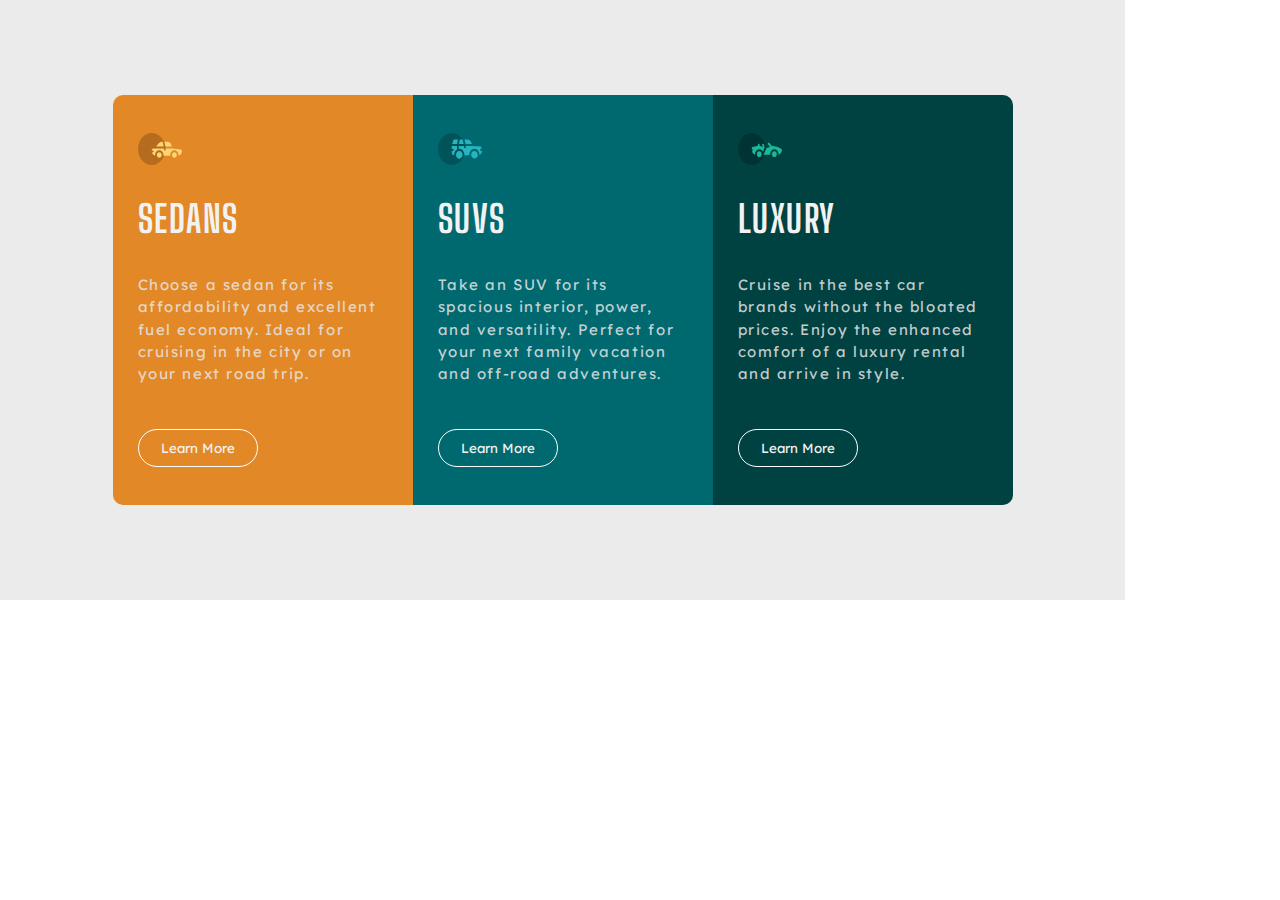
<file: design/index.html>
<!DOCTYPE html>
<html lang="en">
<head>
    <meta charset="UTF-8">
    <meta http-equiv="X-UA-Compatible" content="IE=edge">
    <meta name="viewport" content="width=device-width, initial-scale=1.0">
    <title>3-column</title>
    <link rel="stylesheet" href="styles/style.css">
</head>
<body>

    <div class="cards">
        <div class="card-container">
                <div class="content card-1">
                    <img src="./images/icon-sedans.svg" alt="" class="">
                    <h2>Sedans</h2>
                    <p> Choose a sedan for its affordability and excellent fuel economy. Ideal for cruising in the city 
                        or on your next road trip.</p>
                    <button type="button" class="b1">Learn More</button>
                </div>
                <div class="content card-2">
                    <img src="./images/icon-suvs.svg" alt="" class="">
                    <h2>SUVs</h2>
                    <p> Take an SUV for its spacious interior, power, and versatility. Perfect for your next family vacation 
                        and off-road adventures.</p>
                    <button type="button" class="b2">Learn More</button>
                </div>
                <div class="content card-3">
                    <img src="./images/icon-luxury.svg" alt="" class="">
                    <h2>Luxury</h2>
                    <p> Cruise in the best car brands without the bloated prices. Enjoy the enhanced comfort of a luxury 
                        rental and arrive in style.</p>
                    <button type="button" class="b3"> Learn More</button>
                
            </div>
        </div>
    </div>

</body>
</html>
</file>
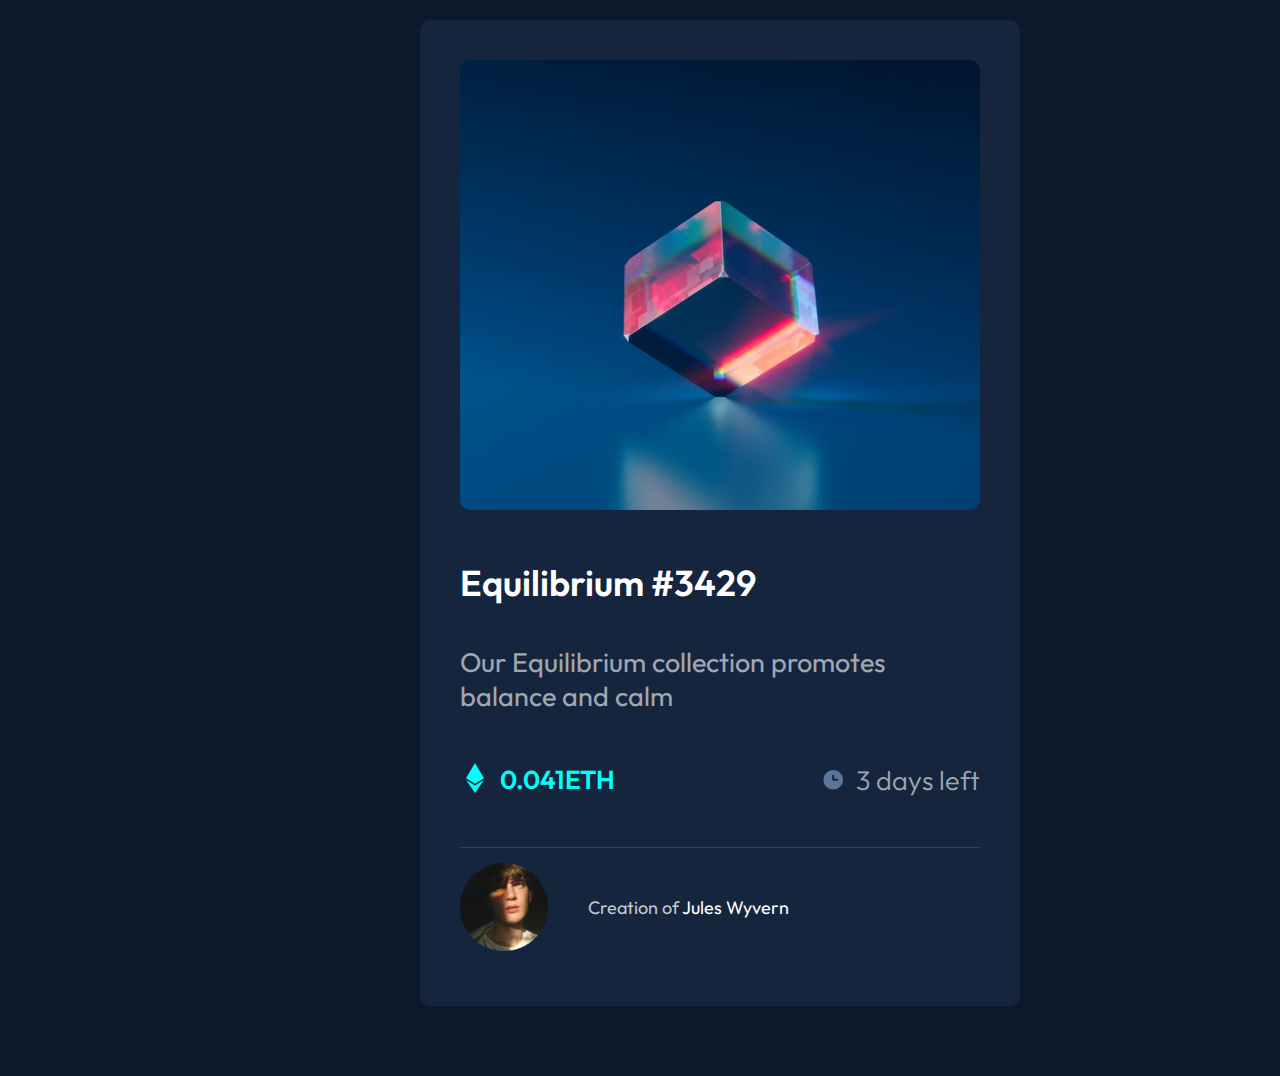
<file: nft-preview-card-component-main/index.html>
<!DOCTYPE html>
<html lang="en">
<head>
    <meta charset="UTF-8">
    <meta http-equiv="X-UA-Compatible" content="IE=edge">
    <meta name="viewport" content="width=device-width, initial-scale=1.0">
    <title>Nft-preview</title>
    <link rel="stylesheet" href="./styles/style.css">
</head>
<body>
    <div class="content">
        <a href="#" class="hover"> <img class="i1" src="./images/image-equilibrium.jpg" alt="ccc" >
        <img class="i2" src="./images/icon-view.svg" alt="ccc"></a>
        <a href="#" class="hover2"><h2  >Equilibrium #3429</h2></a>
        <p> Our Equilibrium collection promotes balance and calm </p>
        <div class="a1">
            <span id="eth">0.041ETH</span>
            <span id="day">3 days left</span>
        </div>
        <div class="a2">
            <img src="./images/image-avatar.png" alt="xxx">
            <span>Creation of <a href="#" id="name">Jules Wyvern </a></span>
        </div>
    </div>


    
</body>
</html>
</file>
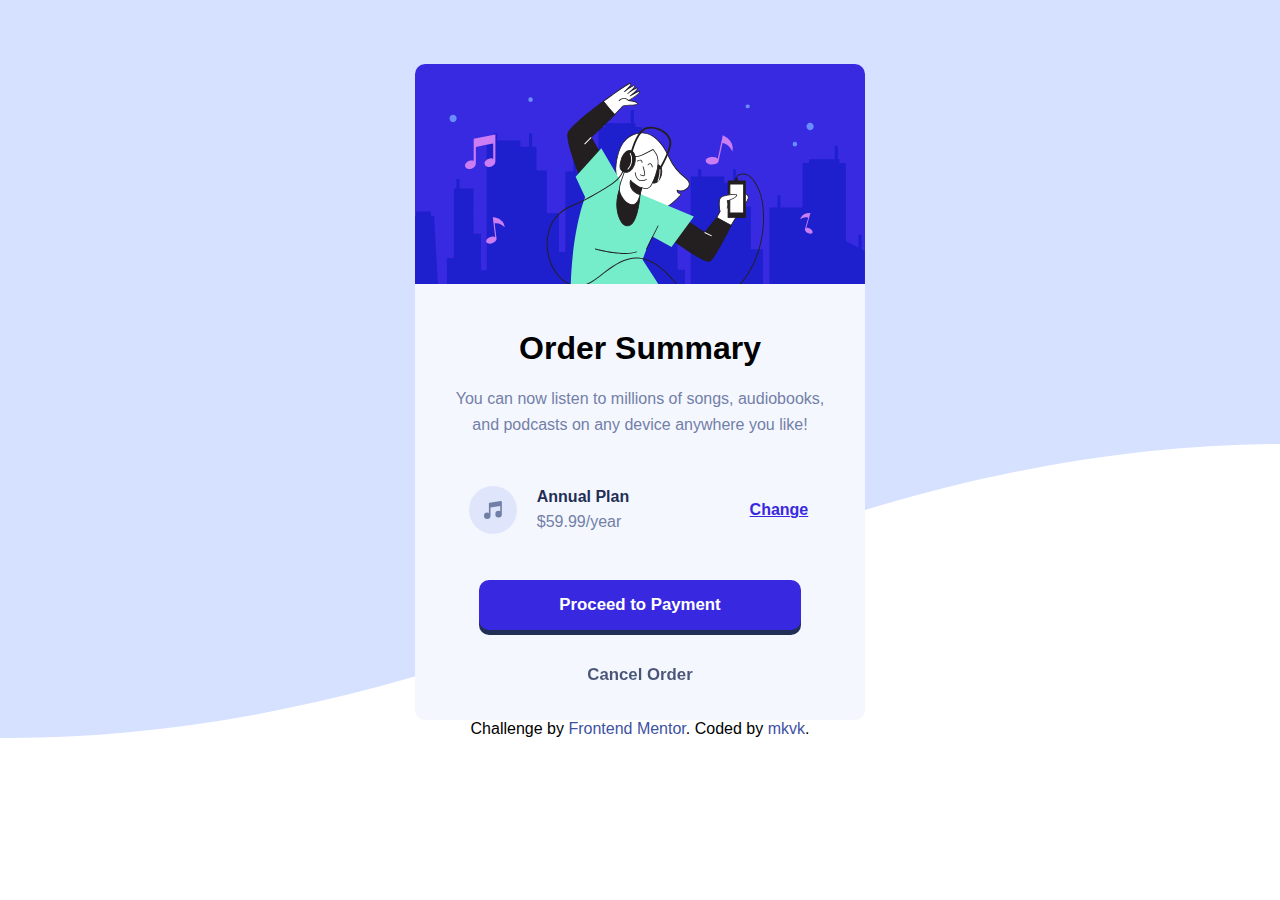
<file: order-summary-component-main/index.html>
<!DOCTYPE html>
<html lang="en">

<head>
  <meta charset="UTF-8">
  <meta name="viewport" content="width=device-width, initial-scale=1.0">
  <!-- displays site properly based on user's device -->

  <link rel="icon" type="image/png" sizes="32x32" href="./images/favicon-32x32.png">

  <title>Frontend Mentor | Order summary card</title>

  <link rel="stylesheet" href="/styles/style.css">
  <style>
    .attribution {
      font-size: 11px;
      text-align: center;
    }

    .attribution a {
      color: hsl(228, 45%, 44%);
    }
  </style>
</head>

<body>
  <div class="main">
    <img class="man" src="./images/illustration-hero.svg" alt="happy-man">
    <h2>Order Summary</h2>

    <p>You can now listen to millions of songs, audiobooks, and podcasts on any
      device anywhere you like!
    </p>
    <div class="block">
      <img src="./images/icon-music.svg" alt="">
      <div class="price">
        <span class="plan">Annual Plan</span>
        <span class="p">$59.99/year</span>
      </div>

      <a href="#">Change</a>
    </div>

    <button class="btn-one" type="submit">Proceed to Payment</button>
    <button class="btn-two" type="submit">Cancel Order</button>
  </div>



  <div class="attribution" style="font-size: 1rem;">
    Challenge by <a href="https://www.frontendmentor.io?ref=challenge" target="_blank">Frontend Mentor</a>.
    Coded by <a href="#">mkvk</a>.
  </div>
</body>

</html>
</file>
<file: design/styles/style.css>
@import url('https://fonts.googleapis.com/css2?family=Big+Shoulders+Display:wght@700&family=Lexend+Deca&display=swap');


:root{
    --orange: hsl(31, 77%, 52%);
    --cyan: hsl(184, 100%, 22%);
    --dark-cyan: hsl(179, 100%, 13%);
}
* , *::before , *::after{
    margin: 0;
}
body{
    box-sizing: border-box;
    letter-spacing: .1em;
    line-height: 1.4em;
}

.cards{
    font-size:15px;
    width: 1125px;
    height: 600px;
    background-color: hsla(0, 0%, 80%, 0.4);
    display:grid;
    align-items: center;

}
.card-container{
    display:grid;
    align-items: center;
    grid-template-columns: repeat(3, 1fr);
    grid-template-rows: 1fr;
    width: 900px;
    height: 450px;
    margin:0 auto;
}
.card-1{
    background-color: var(--orange);
    border-top-left-radius: 10px ;
    border-bottom-left-radius: 10px ;
}
.card-2{
    background-color: var(--cyan);
}
.card-3{
    background-color: var(--dark-cyan);
    border-top-right-radius: 10px ;
    border-bottom-right-radius: 10px ;
}
.content{
    height: 80%;
    display:flex;
    flex-direction: column;
    justify-content: space-evenly;
    gap: 30px;
    padding: 25px;
}
.content img{
    width: 44px;
    height: 32px;
}
.content h2{
    text-transform: uppercase;
    color: hsl(0, 0%, 95%);
    font-family: 'Big Shoulders Display', cursive;
    font-weight: 700;
    font-size: 2.5em;
}
.content p{
    color: hsla(0, 0%, 90%, 0.856);
    font-family: 'Lexend Deca', sans-serif;
    font-weight: 400;
    
}
button{
    width: 120px;
    color: hsl(0, 0%, 95%);
    font-family: 'Lexend Deca', sans-serif;
    font-weight: 400;
    background-color: transparent;
    border: 1px solid #fff;
    border-radius: 20px;
    padding: 10px;
}
.b1:hover{
    cursor: pointer;
    background-color: #fff;
    color: var(--orange);
}
.b2:hover{
    cursor: pointer;
    background-color: #fff;
    color: var(--cyan);
}
.b3:hover{
    cursor: pointer;
    background-color: #fff;
    color: var(--dark-cyan);
}

@media (max-width:375px){
    
    .cards{
        width: 100vw;
        height: 100vh;
    }
    .card-container{
        width:  100vw;
        height: 100vh;
        display: grid;
        grid-template-columns: 1fr;
    }

    .content{
        width:  100vw;
        height: 100vh;
        margin:auto;
        border-radius: 0;
        display: flex;
        flex-flow:column;
        flex-wrap: nowrap;
        justify-content: space-evenly;
        row-gap: 30px;
        padding: 0px 35px 0px 25px;
        box-sizing: border-box;
        overflow-y: auto;
        scroll-snap-type: y mandatory ;
        scroll-snap-align: start;
    }
    
}
</file>
<file: nft-preview-card-component-main/styles/style.css>
@import url('https://fonts.googleapis.com/css2?family=Big+Shoulders+Display:wght@700&family=Outfit:wght@300;400;600&display=swap');


:root{
    --primary-blue: hsl(215, 51%, 70%);
    --Cyan: hsl(178, 100%, 50%);
}
* , *::after , *::before{
    margin: 0;
    padding: 0;
    box-sizing: border-box;
    text-decoration: none
}
body{
    font-family: 'Outfit', sans-serif;
    width: 1440px;
    height: 1056px;
    font-size: 18px;
    background-color: hsl(217, 54%, 11%);
}
.content{
    background-color: hsl(216, 50%, 16%);
    width: 600px;
    padding: 40px;
    border-radius: 10px;
    display: flex;
    flex-flow: column nowrap;
    margin: 0 auto;
    margin-top: 20px;
    box-shadow: 10px px 0px 20px rgba(8, 17, 29, 0.878) ,  
    0px 10px 0px 20px rgba(8, 17, 29, 0.878), 
    -10px 0px 0px 20px rgba(8, 17, 29, 0.878), 
    0px -10px 0px 20px rgba(8, 17, 29, 0.878);
}
.hover{
    width: 100%;
    height: 450px;
    border-radius: 10px;
    margin-bottom: 10px;
    position: relative;
}
.hover img{ 
    border-radius: 10px;
}
.i1{
    width: 100%;
    height:100%;
    position: absolute;
    top: 50%;
    left: 50%;
    transform: translate(-50% , -50%);
}
.i2{
    width: 100px;
    height: 100px;
    position: absolute;
    top: 50%;
    left: 50%;
    transform: translate(-50% , -50%);
    visibility: hidden;
}
h2{
    font-weight: 600;
    color: #fff;
    font-size: 2em;
    margin: 40px 0px;
}
p{
    font-weight: 400;
    color: #fff;
    font-size: 1.5em;
    opacity: .6;
    margin-bottom: 40px;
}
.a1{
    display:inline-flex;
    margin-bottom: 40px;
    margin-top: 10px;
}
.a1 #eth{
    color: var(--Cyan);
    font-size: 26px;
    font-weight: 600;
    
}
.a1 #eth::before{
    content:'' ;
    width: 30px;
    height: 30px;
    display: inline-block;
    background-image: url(../images/icon-ethereum.svg) ;
    background-repeat: no-repeat;
    background-position: center;
    background-size: contain;
    margin-right: 10px;
    vertical-align: -4px;
}
.a1 #day{
    color: #fff;
    font-size: 1.5em;
    font-weight: 300;
    opacity: .6;
    margin-left: auto;
}
.a1 #day::before{
    content:'' ;
    width: 25px;
    height: 25px;
    display: inline-block;
    background-image: url(../images/icon-clock.svg) ;
    background-repeat: no-repeat;
    background-position: center;
    background-size: contain;
    margin-right: 10px;
    vertical-align: -2px;
}
.a2{
    display:inline-flex;
    padding: 15px 0px;
    border-top: 1px solid hsl(215, 32%, 27%) ;
    margin-top: 10px;
}
.a2 img{
    width: 88px;
}
.a2 span{
    align-self: center;
    margin-left: 40px;
    font: size 1.5em;
    color: rgba(255, 255, 255, 0.76);
}
.a2 span a[href]{
    color: #fff;
    font: size 1.5em;;
    opacity: 1 ;
}
#name:hover , h2:hover{
    cursor: crosshair;
    color: var(--Cyan);
} 

/* ı cant do cyan background when ı'm hovering on img with mouse */

a:hover .i1{
    cursor: crosshair;
    opacity: .3;
    /* stroke-opacity: var(--Cyan);
    fill-opacity: var(--Cyan);
    flood-opacity: var(--Cyan); */
    background: var(--Cyan) url(./images/image-equilibrium.jpg) no-repeat fixed center;
}
a:hover .i2{
    visibility: visible;
}

@media (max-width:375px) {
    *{
        max-width: 375px;
        font-size: 12px;
    }
    
    body{
        height: 670px;
    }
    .content + a , .i1 {
        height: 350px;
    }
    h2{
        
        margin: 10px 0;
    }
    p{
        margin-top: 20px;
        line-height: 1.5em;
    }
}
</file>
<file: styles/style.css>
:root {
  --pale-blue: hsl(225, 100%, 94%);
  --bright-blue: hsl(245, 75%, 52%);
  --Very-pale-blue: hsl(225, 100%, 98%);
  --desaturated-blue: hsl(224, 23%, 55%);
  --dark-blue: hsl(223, 47%, 23%);
}
@import url("https://fonts.googleapis.com/css2?family=Red+Hat+Display:wght@500;700;900&display=swap");

*,
*::before,
*::after {
  margin: 0;
  box-sizing: border-box;
  appearance: none;
  list-style: none;
  border: none;
  text-decoration: none;
  background-color: transparent;
  color: black;
}
body {
  font-family: "Red Hat Display", sans-serif;
  width: 100%;
  height: fit-content;
  background-image: url(../order-summary-component-main/images/pattern-background-desktop.svg);
  background-repeat: no-repeat;
  background-position: center;
  background-size: cover;
}
.main {
  max-width: 450px;
  background-color: var(--Very-pale-blue);
  border-radius: 10px;
  margin: 0 auto;
  margin-top: 4rem;
  display: grid;
  grid-template-columns: minmax(275px, 1fr);
  justify-items: center;
}
.man {
  max-width: max-content;
  border-radius: 10px 10px 0 0;
  margin-bottom: 3rem;
}
h2 {
  font-size: 2rem;
  font-weight: 700;
  line-height: 2rem;
  margin-bottom: 1.4rem;
}
p {
  font-size: 1rem;
  font-size: 700;
  line-height: 1.6rem;
  color: var(--desaturated-blue);
  max-width: 85%;
  text-align: center;
}
.block {
  width: 85%;
  height: 80px;
  background-color: var(--Very-pale-blue);
  border-radius: 10px;
  margin-top: 2rem;
  font-size: 1rem;
  display: inline-flex;
  flex-wrap: nowrap;
  align-items: center;
}
.block img {
  margin-left: 20px;
}
.price {
  width: 100px;
  margin-left: 20px;
}
.price .plan {
  display: inline-block;
  margin-bottom: 7px;
  color: var(--dark-blue);
  /*   opacity: 0.5; */
  font-weight: 700;
}
.price .p {
  color: var(--desaturated-blue);

  font-weight: 500;
}
.block a {
  margin-left: auto;
  text-decoration: underline;
  text-decoration-thickness: 1px;
  color: var(--bright-blue);
  font-weight: 700;
  margin-right: 23px;
}
.block a:hover {
  opacity: 0.7;
}
button {
  margin-top: 30px;
}
button:last-child {
  margin-top: 20px;
  margin-bottom: 20px;
}
.btn-one {
  background-color: var(--bright-blue);
  padding: 15px 80px;
  color: #fff;
  font-weight: 700;
  font-size: 1.05rem;
  border-radius: 10px;
  box-shadow: 0px 5px 0px 0px var(--dark-blue);
}
.btn-one:hover {
  opacity: 0.8;
}
.btn-two {
  padding: 15px 80px;
  color: var(--dark-blue);
  font-weight: 700;
  opacity: 0.8;
  font-size: 1.05rem;
  border-radius: 10px;
}
.btn-two:hover {
  opacity: 1;
}
@media (max-width: 375px) {
  body {
    width: 375px;
    /*  background: url(../order-summary-component-main/images/pattern-background-mobile.svg);
    background-repeat: no-repeat; */
    background-color: var(--desaturated-blue);
    padding-inline: 10px;
  }
  .man {
    width: 375px;
    padding-inline: 10px;
    border-radius: 5% 5% 0 0;
  }
}
</file>
